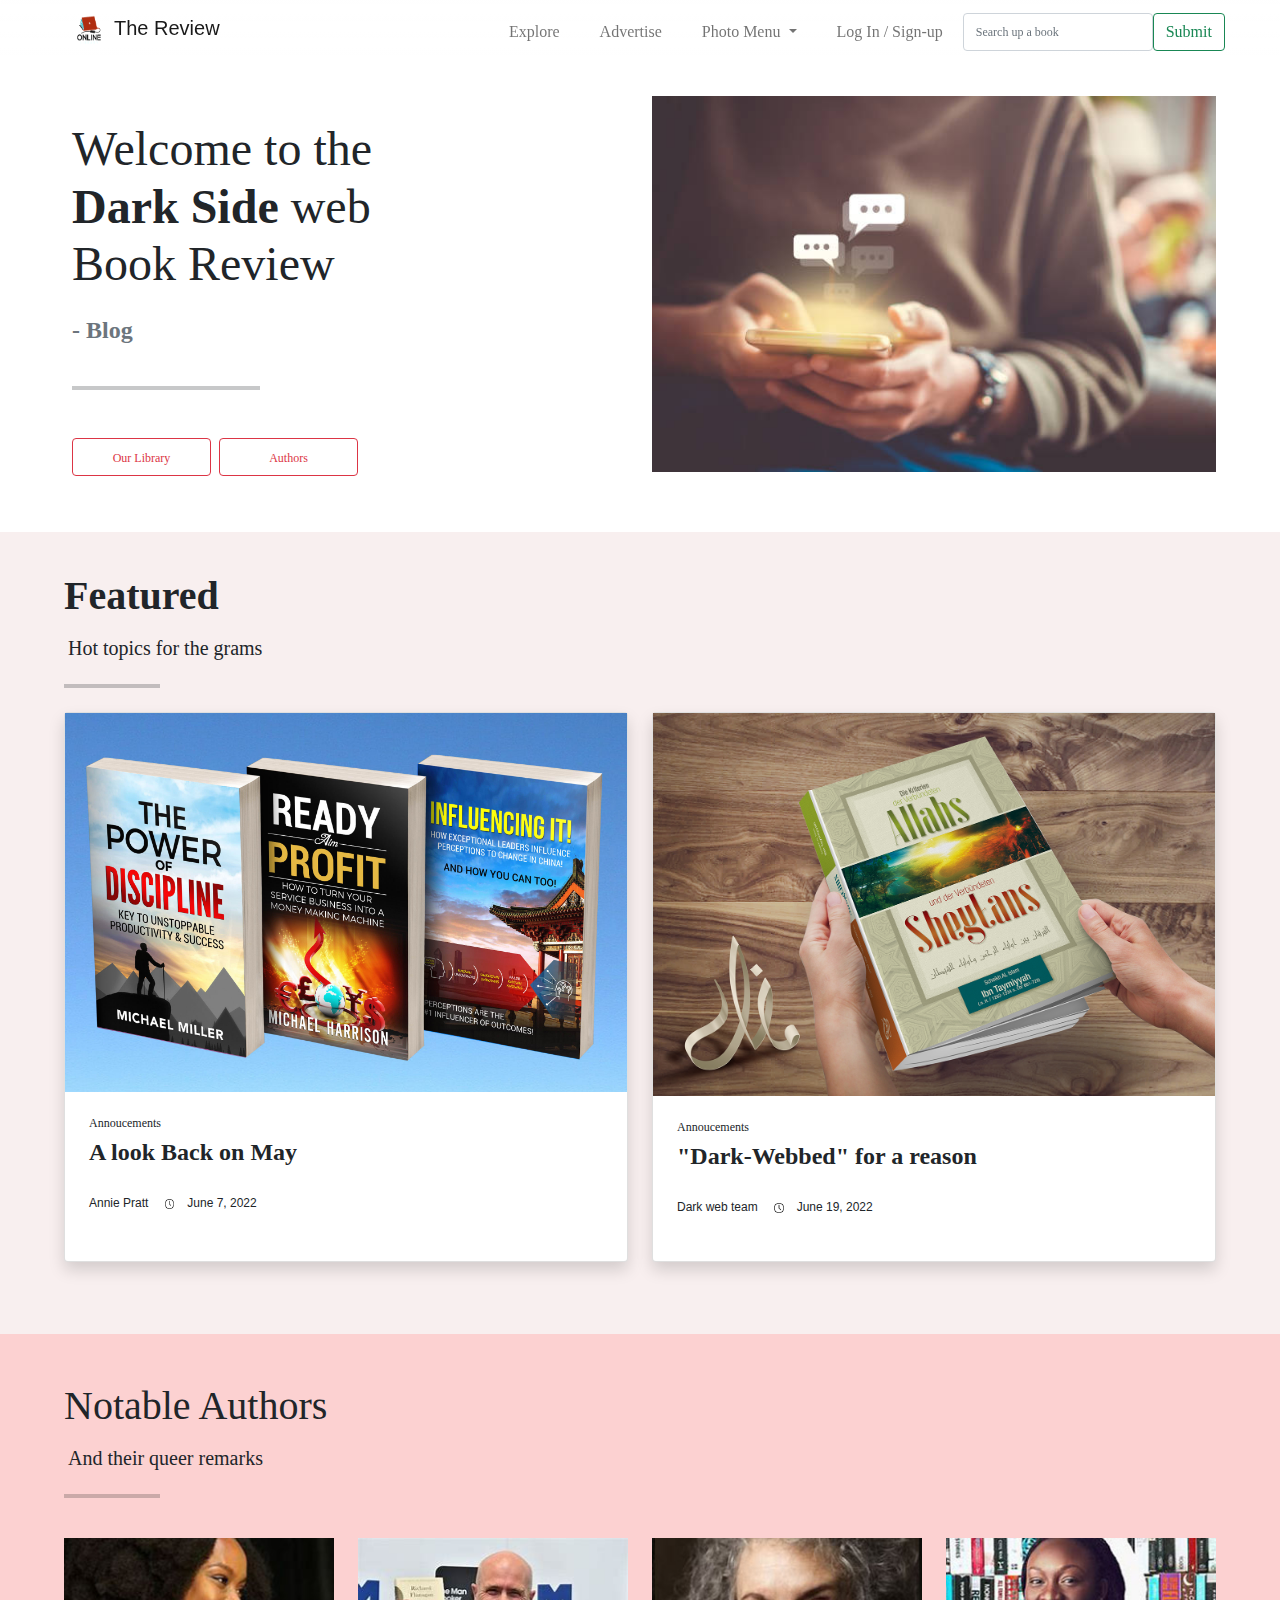
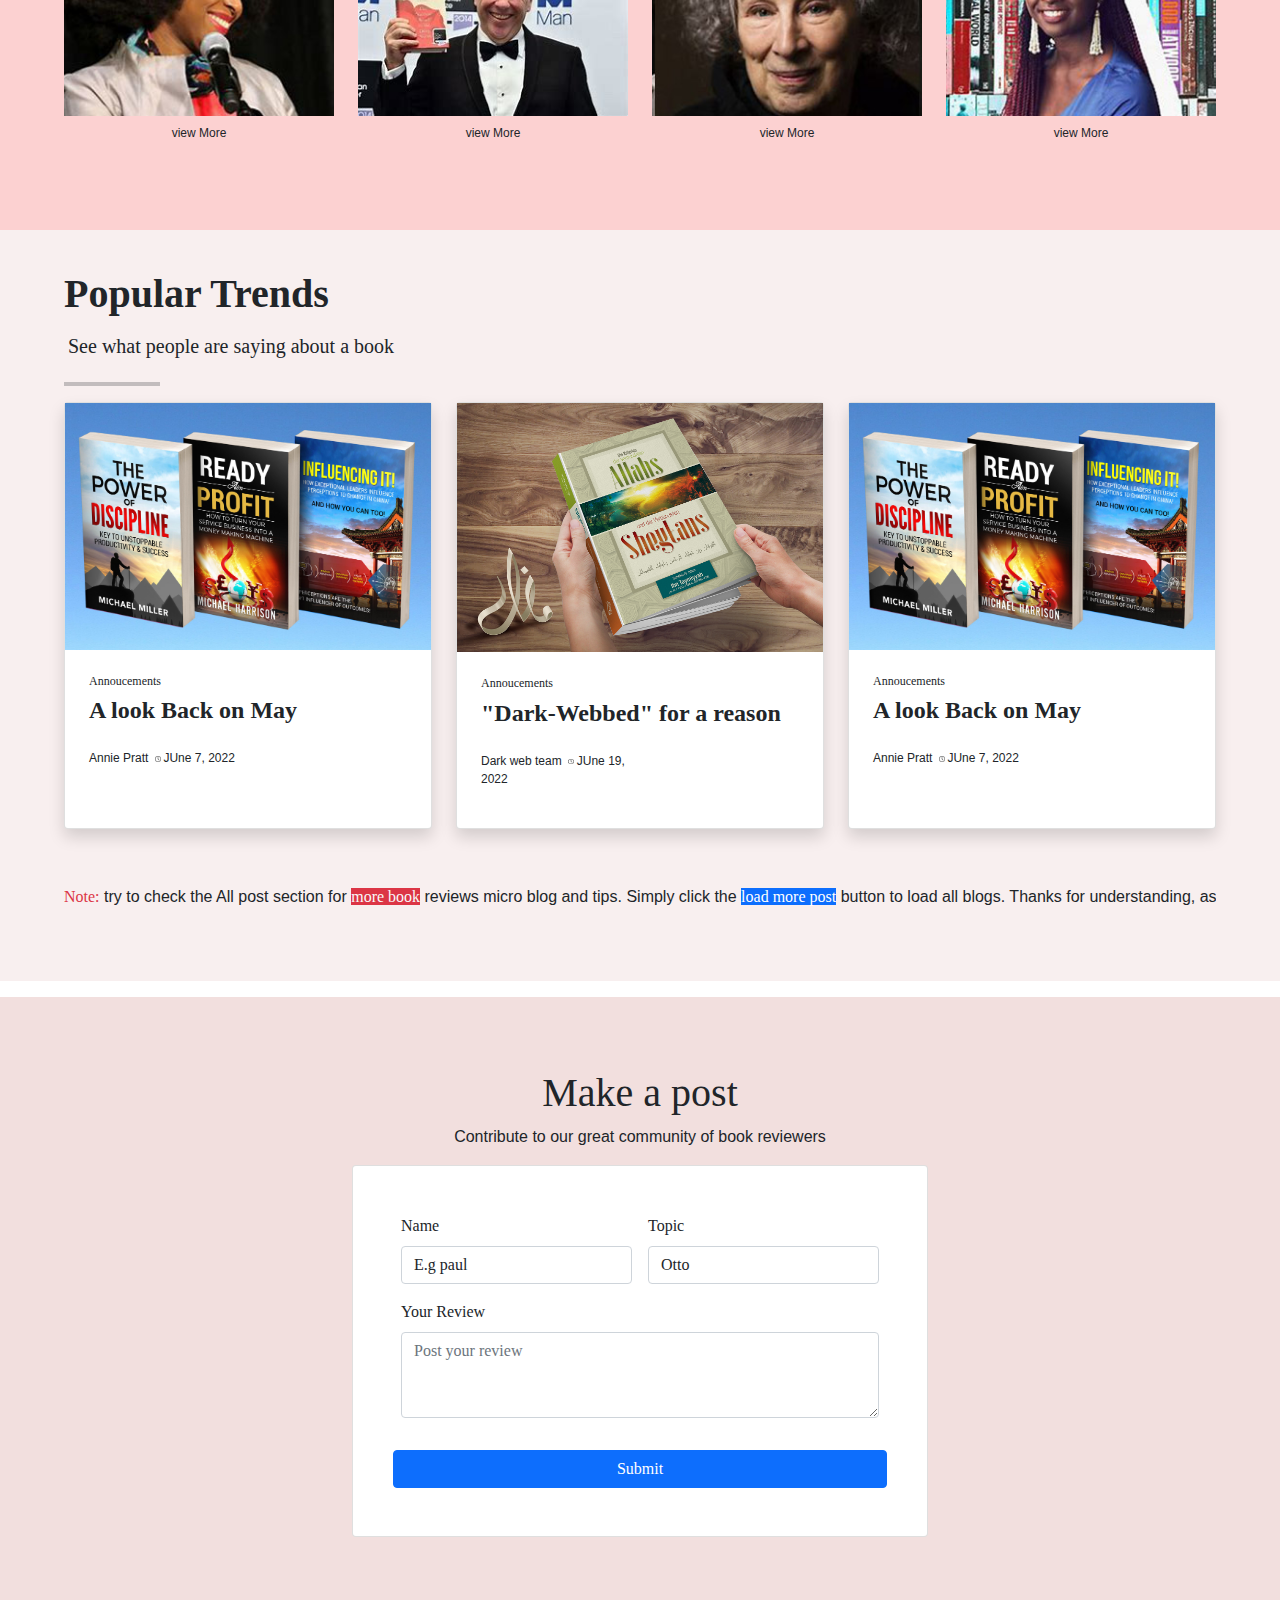
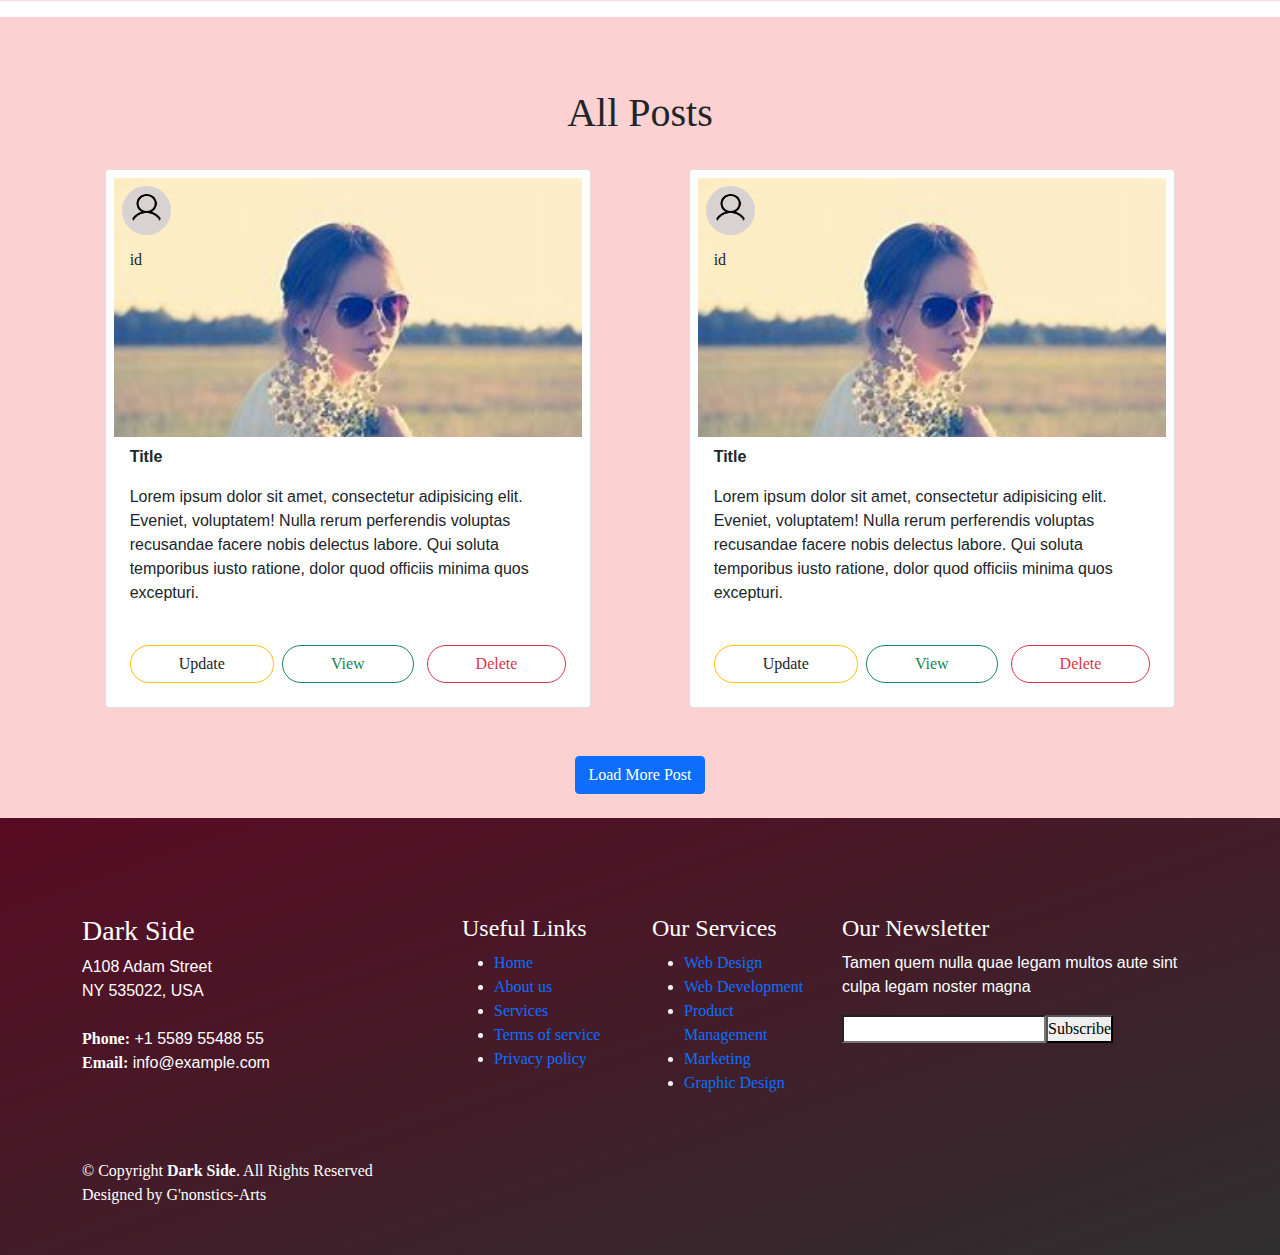
<file: index.html>
<!DOCTYPE html>
<html lang="en">
<head>
    <meta charset="UTF-8">
    <meta http-equiv="X-UA-Compatible" content="IE=edge">
    <meta name="viewport" content="width=device-width, initial-scale=1.0">

    <!-- My Custom CSS -->
    <link rel="stylesheet" href="css/bootstrap.min.css">
    <link rel="stylesheet" href="css/style.css">

    <!-- .Animation CSS -->
    <link href="css/animate.css/animate.compat.css" rel="stylesheet">
    <link href="css/animate.css/animate.css" rel="stylesheet">
    <link href="css/animate.css/animate.min.css" rel="stylesheet">
    <!-- <link href="css/aos/aos.css" rel="stylesheet"> -->
    <!-- Font Links -->
    <title>Picture input test</title>
</head>
<body>
    <nav class="navbar bg-blue bg-gradient rounded text-white navbar-expand-lg navbar-light bg-white text-dark sticky-top pt-0 pb-0" style="--bs-bg-opacity: .9 !important;">
        <div class="container-fluid">
          <a class="navbar-brand d-flex" href="index.html">
              <img src="img/logo-oil.png" class="" style="width: 50px; height: 50px;" alt="">
              <p class="mt-2 mx- d-none d-md-inline">The Review</p>
          </a>
      <button class="navbar-toggler" type="button" data-bs-toggle="collapse" data-bs-target="#navbarSupportedContent" aria-controls="navbarSupportedContent" aria-expanded="false" aria-label="Toggle navigation">
          <span class="navbar-toggler-icon"></span>
      </button>
      <div class="collapse navbar-collapse  PX-5" id="navbarSupportedContent">
          <ul class="navbar-nav ms-auto mb-2  ps-2 mb-lg-0">
              <li class="nav-item">
              </li>
          <li class="nav-item">
              <div class="d-flex justify-content-start mx-lg-1">
                  <!-- <img src="img/home.png" class="img-fluid mt-2" style="width: 20px; height: 20px;" alt=""> -->
                  <a class="nav-link mx-2" href="otherPage.html">Explore</a>
              </div>
          </li>
         
          <li class="nav-item">
              <div class="d-flex justify-content-start mx-lg-1">
                  <!-- <img src="img/home.png" class="img-fluid mt-2" style="width: 20px; height: 20px;" alt=""> -->
                  <a class="nav-link mx-2 href="./profile-library.html">Advertise</a>
              </div>
          </li>
          <li class="nav-item dropdown">
              <div class="d-flex  mx-lg-1">
                  <!-- <img src="img/books.png" class="img-fluid mt-2" style="width: 20px; height: 20px;" alt=""> -->
                  <a class="nav-link dropdown-toggle mx-2" href="#" id="navbarDropdown" role="button" data-bs-toggle="dropdown" aria-expanded="false">
                      Photo Menu
                  </a>
              </div>
              <ul class="dropdown-menu" aria-labelledby="dropdownMenuButton1">
                  <li><a class="dropdown-item" href="#">Blog</a></li>
                  <li><a class="dropdown-item" href="#">Authors</a></li>
              </ul>
          </li>
              <li class="nav-item">
                  <div class="d-flex justify-content-start mx-lg-1">
                      <!-- <img src="img/per-ss.png" class="img-fluid mt-2" style="width: 18px; height: 18px;" alt=""> -->
                      <a class="nav-link mx-2" href="./profile-library.html"> Log In / Sign-up</a>
                  </div>
              </li>
          </ul>
          <form class="d-flex">
          <input class="form-control w-75  col-2 p-small" type="search" placeholder="Search up a book" aria-label="Search">
          <button class="btn btn-outline-success" type="submit">Submit</button>
          </form>
      </div>
      </div>
    </nav>
    <section>
        <div class="d-flex d-md-none col mt-2 mx-auto justify-centent-end">
            <div class="overcomer">
            <img src="img/awf.jpg" class="w-100 img-fluid h-auto" alt="">
            </div>
        </div>
        <div class="container-fluid">
            <div class="row mt-lg-4 mt-0 pb-lg-5">
                <div class="col-12 col-md-6 animate__animated animate__fadeInDown animate__delay-2s animate__slow mt-3 mt-lg-0">
                    <h1 class="col-md-12 w-75 display-5 pt-2 mt-lg-4 mt-0  text-dark px-2">Welcome to the <span class="fw-bold">Dark Side</span> web Book Review  <span class="display-0 h4  fw-bold text-secondary"> <br> - Blog</span> </h1>
                    <hr class="col-2 bg-white pt-1 mx-2">
                    <hr class="pt-1 mt-2 col-4 mb-5 mx-2">
                    <div class="row d-flex mx-1 mt-2 mb-2 mt-lg-2">
                        <button class="col-md-4 col-lg-3 mt-md-0 mt-3 col-3 d-none d-lg-inline btn btn-outline-danger mx-1"><span class="p-small  "> Our Library</span></button>
                        <button class="col-md-4 col-lg-3 mt-md-0 mt-3 col-3 d-none d-lg-inline btn btn-outline-danger mx-1"><span class="p-small  ">Authors</span></button>
                    </div>
                </div>
                <div class="d-none d-md-inline col mt-2 mx-auto justify-centent-end">
                    <div class="overcomer">
                    <img src="img/awf.jpg" class="w-100 img-fluid h-auto" alt="">
                    </div>
                </div>
            </div>
        </div>
    </section>
    <section class="pt-4 pb-5" style="background-color: rgb(248, 239, 239)">
        <div class="container-fluid mt-3 pb-4">
            <div class="aos-init aos-animate" data-aos="fade-up">
                <h4 class="mt-lg-2 display-6 fw-bold animate__animated animate__fadeInUp animate__delay-1s animate__slow " >Featured</h4>
                <h5 class="fw-normal mx-1 pt-2 pb-3 animate__animated animate__fadeInUp animate__delay-1s animate__slow ">Hot topics for the grams</h5>
                <hr class="pt-1 mt-2 col-1 mb-3">
                <div class="row d-flex justify-centent-between animate__animated animate__fadeInUp animate__delay-3s animate__slow ">
                    <div class="col-12 col-lg-6 mt-2 col-md-6 w-lg-100">
                        <div class="card rounded shadow shadow-3 h-100" >
                            <div class="overcomer">
                                <img src="img/book-collection-1.jpg" class="img-fluid w-100" alt="">
                            </div>
                            <div class="text-section p-4">
                                <h6 class="p-small">Annoucements</h6>
                                <h4 class="fw-bold">A look Back on May</h4>
                                <div class="row d-flex pt-3 ">
                                    <div class="col">
                                        <p class="p-small ">Annie Pratt <img src="img/clock.png" class="w-20 img-fluid mx-2 my-2" alt="">June 7, 2022</p>
                                    </div>
                                    <div class="col">
                                        <p class="p-small col"></p>
                                    </div>
                                </div>
                            </div>
                        </div>
                    </div>
                    <div class="col-12 col-lg-6 mt-2 col-md-6 w-lg-100">
                        <div class="card rounded shadow shadow-3 h-100">
                            <div class="overcomer">
                                <img src="img/book-5.jpg" class="img-fluid w-100" alt="">
                            </div>
                            <div class="text-section p-4">
                                <h6 class="p-small">Annoucements</h6>
                                <h4 class="fw-bold">"Dark-Webbed" for a reason</h4>
                                <div class="row d-flex pt-3 ">
                                    <div class="col">
                                        <p class="p-small ">Dark web team <img src="img/clock.png" class="w-20 img-fluid mx-2 my-2" alt="">June 19, 2022</p>
                                    </div>
                                    <div class="col">
                                        <p class="p-small col"></p>
                                    </div>
                                </div>
                            </div>
                        </div>
                    </div>
                </div>
            </div>
        </div>
    </section>
    <section class="pt-4 pb-5" style="background-color: rgb(252, 209, 209)">
        <div class="container-fluid mt-3 pb-4">
            <h3 class="mx-auto  text-dark mt-4  display-6">Notable Authors</h3>
            <h5 class="fw-normal mx-1 pt-2 pb-3 animate__animated animate__fadeInUp animate__delay-1s animate__slow ">And their queer remarks</h5>
            <hr class="pt-1 mt-1 col-1 justify-content-start" style="background-color: rgb(53, 50, 47);">
            <div class="row mt-3">
                <div class="col-md-3 col-6 mt-4">
                    <div class="overflow">
                        <img src="img/a-6.jpg" alt="" class="img-fluid"  style="width: ; height:auto">
                    </div>
                   <p class=" p-small text-center pt-2">view More</p>
                </div>
                <div class="col-md-3 col-6 mt-4">
                    <div class="overflow">
                        <img src="img/a-1.jpg" alt="" class="img-fluid"  style="width: ; height:auto">
                    </div>
                     <p class=" p-small text-center pt-2">view More</p>
                </div>
                <div class="col-md-3 col-6 mt-4">
                    <div class="overflow">
                        <img src="img/a-5.jpg" alt="" class="img-fluid"  style="width: ; height:auto">
                    </div>
                     <p class=" p-small text-center pt-2">view More</p>
                 </div>
                <div class="col-md-3 col-6 mt-4">
                    <div class="overflow">
                        <img src="img/a-3.jpg" alt="" class="img-fluid"  style="width: ; height:auto">
                    </div>
                     <p class=" p-small text-center pt-2">view More</p>
                </div>
            </div>
        </div>
    </section>
    <section class="pt-4 pb-5" style="background-color: rgb(248, 239, 239)">
        <div class="container-fluid mt-3 pb-4">
            <div class="aos-init aos-animate" data-aos="fade-up">
                <h4 class="mt-lg-2 display-6 fw-bold animate__animated animate__fadeInUp animate__delay-1s animate__slow " >Popular Trends</h4>
                <h5 class="fw-normal mx-1 pt-2 pb-3 animate__animated animate__fadeInUp animate__delay-1s animate__slow ">See what people are saying about a book</h5>
                <hr class="pt-1 mt-2 col-1 mb-3">
                <div class="row d-flex justify-centent-between animate__animated animate__fadeInUp animate__delay-3s animate__slow ">
                    <div class="col-lg-4 mt-3 mt-lg-0">
                        <div class="card rounded shadow shadow-3 h-100" >
                            <div class="overcomer">
                                <img src="img/book-collection-1.jpg" class="img-fluid w-100" alt="">
                            </div>
                            <div class="text-section p-4">
                                <h6 class="p-small">Annoucements</h6>
                                <h4 class="fw-bold">A look Back on May</h4>
                                <div class="row d-flex pt-3 ">
                                    <div class="col">
                                        <p class="p-small ">Annie Pratt <img src="img/clock.png" class="w-20 img-fluid" alt="">JUne 7, 2022</p>
                                    </div>
                                    <div class="col">
                                        <p class="p-small col"></p>
                                    </div>
                                </div>
                            </div>
                        </div>
                    </div>
                    <div class="col-lg-4 mt-3 mt-lg-0">
                        <div class="card rounded shadow shadow-3 h-100">
                            <div class="overcomer">
                                <img src="img/book-5.jpg" class="img-fluid w-100" alt="">
                            </div>
                            <div class="text-section p-4">
                                <h6 class="p-small">Annoucements</h6>
                                <h4 class="fw-bold">"Dark-Webbed" for a reason</h4>
                                <div class="row d-flex pt-3 ">
                                    <div class="col">
                                        <p class="p-small ">Dark web team <img src="img/clock.png" class="w-20 img-fluid" alt="">JUne 19, 2022</p>
                                    </div>
                                    <div class="col">
                                        <p class="p-small col"></p>
                                    </div>
                                </div>
                            </div>
                        </div>
                    </div>
                    <div class="col-lg-4 mt-3 mt-lg-0">
                        <div class="card rounded shadow shadow-3 h-100" >
                            <div class="overcomer">
                                <img src="img/book-collection-1.jpg" class="img-fluid w-100" alt="">
                            </div>
                            <div class="text-section p-4">
                                <h6 class="p-small">Annoucements</h6>
                                <h4 class="fw-bold">A look Back on May</h4>
                                <div class="row d-flex pt-3 ">
                                    <div class="col">
                                        <p class="p-small ">Annie Pratt <img src="img/clock.png" class="w-20 img-fluid" alt="">JUne 7, 2022</p>
                                    </div>
                                    <div class="col">
                                        <p class="p-small col"></p>
                                    </div>
                                </div>
                            </div>
                        </div>
                    </div>
                </div>
            </div>
            <div class="">
                <div class="text-overflow pt-2  mt-5 pb-4">
                    <p> <Span class="text-danger">Note:</Span> try to check the All post section for <span class="bg-danger text-light"> more book</span> reviews micro blog and tips. 
                        Simply click the <span class="bg-primary text-white">load more post</span>  button to load all blogs. Thanks for understanding, as this is to maintain a well read website UI </p>
                </div>
           </div>
        </div>
    </section>
    <section class="pt-4 mt-3 pb-5" style="background-color: rgb(242, 223, 222)">
        <div class="container-fluid mt-3 mb-3">
            <h4 class="mt-lg-5 display-6 text-center">Make a post</h4>
            <p class="text-center">Contribute to our great community of book reviewers</p>
            <div class="">
                <div class="card col-md-6 justify-content-center   mx-auto">
                    <form class="row g-3 p-5" id="post-form">
                        <div class="col-lg-6 col-12">
                            <label for="validationDefault01" class="form-label">Name</label>
                            <input type="text" class="form-control" id="" value="E.g paul" required>
                        </div>
                        
                        <div class="col-lg-6 col-12">
                            <label for="validationDefault02" class="form-label" >Topic</label>
                            <input type="text" class="form-control"  id="post-title" value="Otto" required>
                        </div>
                        <div class="mb-3">
                            <label for="exampleFormControlTextarea1" class="form-label" >Your Review</label>
                            <textarea class="form-control" placeholder="Post your review" id="post-body" rows="3"></textarea>
                        </div>
                        <button type="submit" class="btn btn-primary">Submit</button>
                    </form>
                </div>
            </div>
        </div>
    </section>
    <section class="pt-4 mt-3 pb-4" id="postFrom" style="background-color: rgb(252, 209, 209)">
        <div class="container-fluid mt-3">
            <h4 class="mt-lg-5 display-6 pb-1 text-center pb-3">All Posts</h4>
            <div class="row g-3" id="post-layout">
                    <div class="card p-2 h-75 col-lg-5 mt-4 justify-content-between align-content-center mx-auto h-100 col-md-6">
                        <div class="overflow position-relative pb-0 ">
                            <div class="img-slot pb-5">
                                <div class="pt-4 pb-4">
                                    <h6 class="post-id pt-5 pb-5 px-3 mb-5 ">id</h6>
                                </div>
                            </div>
                        </div>
                        <img src="img/per-s.png" alt="" class="img-fluid rounded-circle  position-absolute top-0 right-0 mt-3 mx-2 p-lg-2 pb-5">
                        <p id="title" class="post-title pt-lg-2 pt-3 pb-0 px-3 fw-bold" id="my-post-title">Title</p>
                        <p id="content" class="post-body pt-0 px-3" id="my-post-body">Lorem ipsum dolor sit amet, consectetur adipisicing elit. Eveniet, voluptatem!
                             Nulla rerum perferendis voluptas recusandae facere nobis delectus labore. Qui soluta temporibus iusto ratione, 
                             dolor quod officiis minima quos excepturi.</p>
                        <div class="button-section container pt-3 pb-3">
                            <div class="row justify-centent-center align-content-center d-flex g-lg-2">
                                <div class="col">
                                    <button class="btn rounded-pill px-5 btn-outline-warning col mt-2 text-dark">Update</button>
                                </div>
                                <div class="col">
                                    <button class="btn rounded-pill px-5 btn-outline-success col mt-2">View</button>
                                </div>
                                <div class="col mx-auto">
                                    <button class="btn rounded-pill px-5 btn-outline-danger col mt-2">Delete</button>
                                </div>
                            </div>
                        </div>
                    </div>
                    <div class="card p-2 h-75 col-lg-5 mt-4 justify-content-between align-content-center mx-auto h-100 col-md-6">
                        <div class="overflow position-relative pb-0 ">
                            <div class="img-slot pb-5">
                                <div class="pt-4 pb-4">
                                    <h6 class="post-id pt-5 pb-5 px-3 mb-5 ">id</h6>
                                </div>
                            </div>
                        </div>
                        <img src="img/per-s.png" alt="" class="img-fluid rounded-circle  position-absolute top-0 right-0 mt-3 mx-2 p-lg-2 pb-5">
                        <p id="title" class="post-title pt-lg-2 pt-3 pb-0 px-3 fw-bold" id="my-post-title">Title</p>
                        <p id="content" class="post-body pt-0 px-3" id="my-post-body">Lorem ipsum dolor sit amet, consectetur adipisicing elit. Eveniet, voluptatem!
                             Nulla rerum perferendis voluptas recusandae facere nobis delectus labore. Qui soluta temporibus iusto ratione, 
                             dolor quod officiis minima quos excepturi.</p>
                        <div class="button-section container pt-3 pb-3">
                            <div class="row justify-centent-center align-content-center d-flex g-lg-2">
                                <div class="col">
                                    <button class="btn rounded-pill px-5 btn-outline-warning col mt-2 text-dark">Update</button>
                                </div>
                                <div class="col">
                                    <button class="btn rounded-pill px-5 btn-outline-success col mt-2">View</button>
                                </div>
                                <div class="col mx-auto">
                                    <button class="btn rounded-pill px-5 btn-outline-danger col mt-2">Delete</button>
                                </div>
                            </div>
                        </div>
                    </div>
            </div>
            <div class="button-section justify-centent-center mx-auto align-items-center col-4 d-flex pt-0 mt-lg-5 mt-4">
                <button type="submit2" class="btn btn-primary justify-centent-center mx-auto align-items-center" onclick="getPosts()" >Load More Post</button>
            </div>
        </div>
    </section>
    <footer id="footer" class="vip-background-gradient3 text-white mt pb-0">
        <div class="footer-top pt-5">
          <div class="container pt-5 pb-5">
            <div class="row">
              <div class="col-lg-4 col-md-6 ">
                <div class="footer-info">
                  <h3>Dark Side</h3>
                  <p>
                    A108 Adam Street <br>
                    NY 535022, USA<br><br>
                    <strong>Phone:</strong> +1 5589 55488 55<br>
                    <strong>Email:</strong> info@example.com<br>
                  </p>
                  <div class="social-links mt-3">
                    <a href="#" class="twitter"><i class="bx bxl-twitter"></i></a>
                    <a href="#" class="facebook"><i class="bx bxl-facebook"></i></a>
                    <a href="#" class="instagram"><i class="bx bxl-instagram"></i></a>
                    <a href="#" class="google-plus"><i class="bx bxl-skype"></i></a>
                    <a href="#" class="linkedin"><i class="bx bxl-linkedin"></i></a>
                  </div>
                </div>
              </div>
              <div class="col-lg-2 col-md-6 footer-links">
                <h4>Useful Links</h4>
                <ul>
                  <li><i class="bx bx-chevron-right"></i> <a href="#">Home</a></li>
                  <li><i class="bx bx-chevron-right"></i> <a href="#">About us</a></li>
                  <li><i class="bx bx-chevron-right"></i> <a href="#">Services</a></li>
                  <li><i class="bx bx-chevron-right"></i> <a href="#">Terms of service</a></li>
                  <li><i class="bx bx-chevron-right"></i> <a href="#">Privacy policy</a></li>
                </ul>
              </div>
              <div class="col-lg-2 col-md-6 footer-links">
                <h4>Our Services</h4>
                <ul>
                  <li><i class="bx bx-chevron-right"></i> <a href="#">Web Design</a></li>
                  <li><i class="bx bx-chevron-right"></i> <a href="#">Web Development</a></li>
                  <li><i class="bx bx-chevron-right"></i> <a href="#">Product Management</a></li>
                  <li><i class="bx bx-chevron-right"></i> <a href="#">Marketing</a></li>
                  <li><i class="bx bx-chevron-right"></i> <a href="#">Graphic Design</a></li>
                </ul>
              </div>
              <div class="col-lg-4 col-md-6 footer-newsletter">
                <h4>Our Newsletter</h4>
                <p>Tamen quem nulla quae legam multos aute sint culpa legam noster magna</p>
                <form action="" method="post">
                  <input type="email" name="email"><input type="submit" value="Subscribe">
                </form>
              </div>
            </div>
          </div>
        </div>
        <div class="container pb-5">
          <div class="copyright">
            &copy; Copyright <strong><span>Dark Side</span></strong>. All Rights Reserved
          </div>
          <div class="credits">
            Designed by G'nonstics-Arts</a>
          </div>
        </div>
    </footer>
    <!-- <script src="js/aos.js"></script> -->
    <script src="js/bootstrap.min.js"></script>
    <script src="js/api-apps.js"></script>
    <script src="js/otherPage.js"></script>
</body>
</html>
</file>
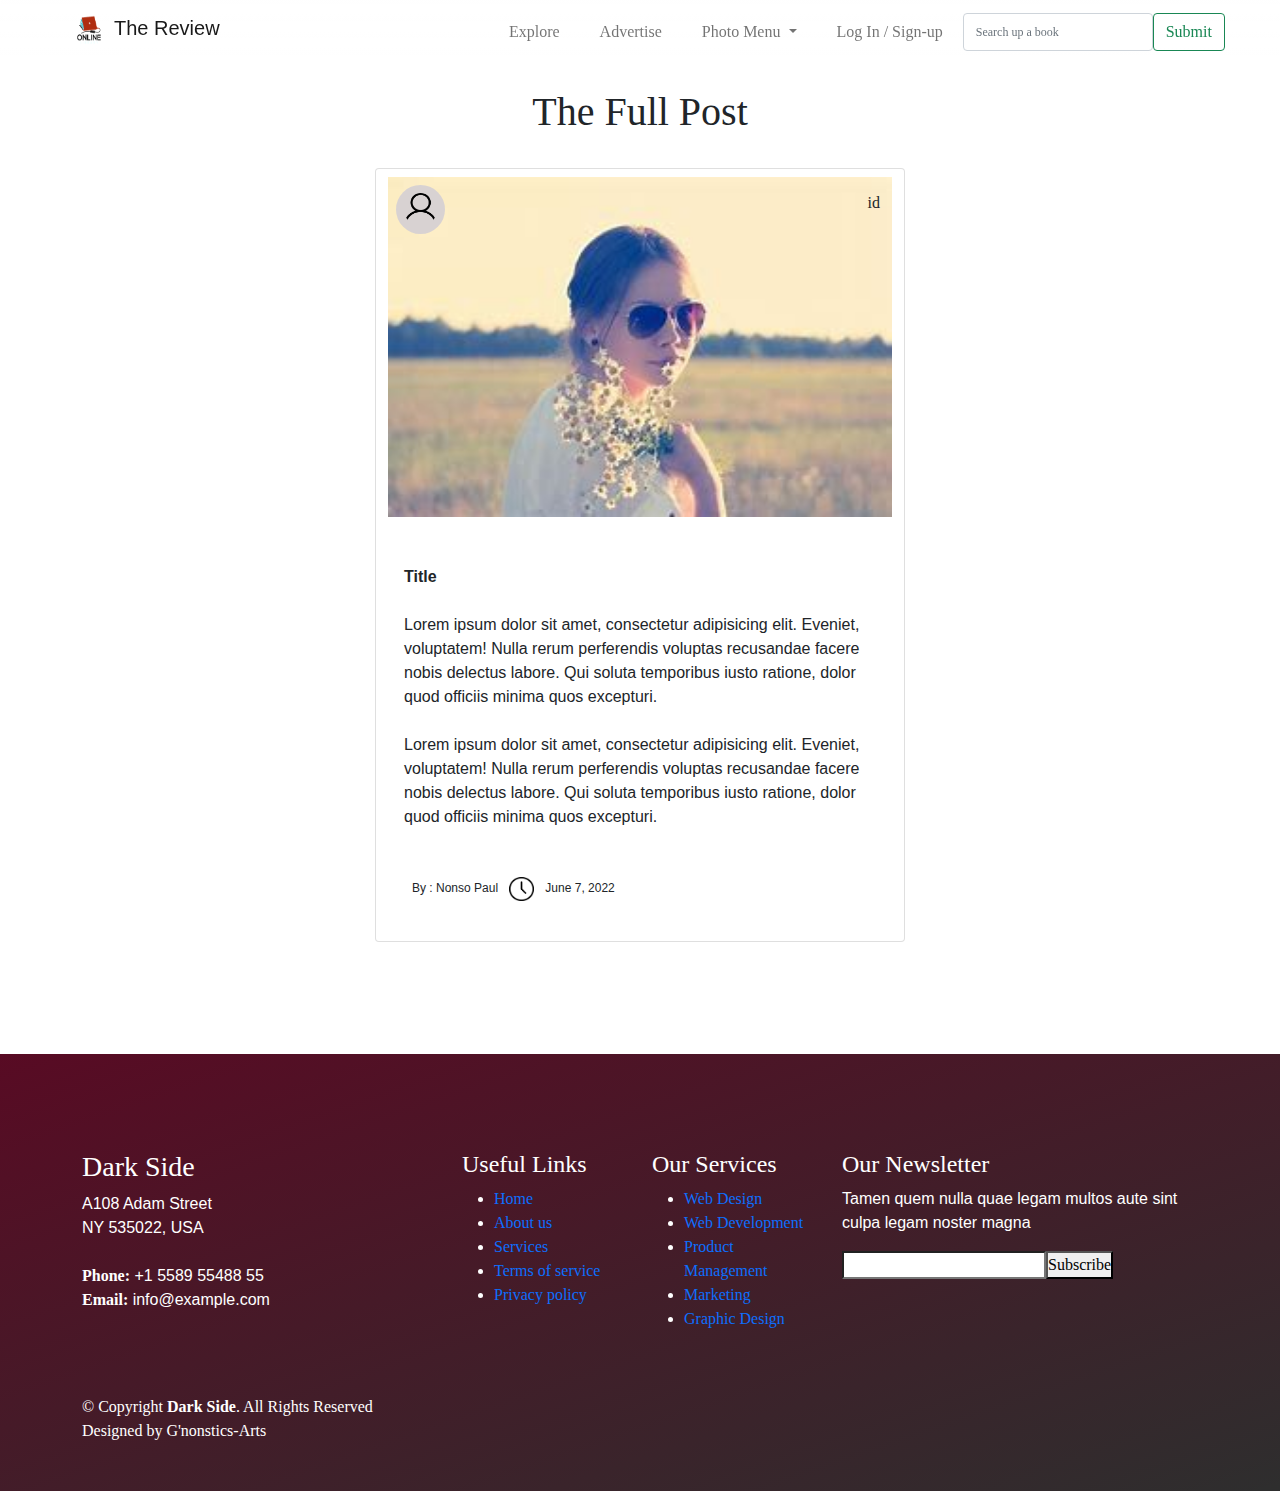
<file: otherPage.html>
<!DOCTYPE html>
<html lang="en">
<head>
    <meta charset="UTF-8">
    <meta http-equiv="X-UA-Compatible" content="IE=edge">
    <meta name="viewport" content="width=device-width, initial-scale=1.0">

    <!-- My Custom CSS -->
    <link rel="stylesheet" href="css/bootstrap.min.css">
    <link rel="stylesheet" href="css/style.css">

    <!-- .Animation CSS -->
    <link href="css/animate.css/animate.compat.css" rel="stylesheet">
    <link href="css/animate.css/animate.css" rel="stylesheet">
    <link href="css/animate.css/animate.min.css" rel="stylesheet">
    <link href="css/aos/aos.css" rel="stylesheet">
    <!-- Font Links -->
    <title>Picture input test</title>
</head>
<body>
    <nav class="navbar bg-blue bg-gradient rounded text-white navbar-expand-lg navbar-light bg-white text-dark sticky-top pt-0 pb-0" style="--bs-bg-opacity: .9 !important;">
        <div class="container-fluid">
          <a class="navbar-brand d-flex" href="index.html">
              <img src="img/logo-oil.png" class="" style="width: 50px; height: 50px;" alt="">
              <p class="mt-2 mx-">The Review</p>
          </a>
      <button class="navbar-toggler" type="button" data-bs-toggle="collapse" data-bs-target="#navbarSupportedContent" aria-controls="navbarSupportedContent" aria-expanded="false" aria-label="Toggle navigation">
          <span class="navbar-toggler-icon"></span>
      </button>
      <div class="collapse navbar-collapse  PX-5" id="navbarSupportedContent">
          <ul class="navbar-nav ms-auto mb-2  ps-2 mb-lg-0">
              <li class="nav-item">
              </li>
          <li class="nav-item">
              <div class="d-flex justify-content-start mx-lg-1">
                  <!-- <img src="img/home.png" class="img-fluid mt-2" style="width: 20px; height: 20px;" alt=""> -->
                  <a class="nav-link mx-2" href="otherPage.html">Explore</a>
              </div>
          </li>
         
          <li class="nav-item">
              <div class="d-flex justify-content-start mx-lg-1">
                  <!-- <img src="img/home.png" class="img-fluid mt-2" style="width: 20px; height: 20px;" alt=""> -->
                  <a class="nav-link mx-2 href="./profile-library.html">Advertise</a>
              </div>
          </li>
          <li class="nav-item dropdown">
              <div class="d-flex  mx-lg-1">
                  <!-- <img src="img/books.png" class="img-fluid mt-2" style="width: 20px; height: 20px;" alt=""> -->
                  <a class="nav-link dropdown-toggle mx-2" href="#" id="navbarDropdown" role="button" data-bs-toggle="dropdown" aria-expanded="false">
                      Photo Menu
                  </a>
              </div>
              <ul class="dropdown-menu" aria-labelledby="dropdownMenuButton1">
                  <li><a class="dropdown-item" href="#">Blog</a></li>
                  <li><a class="dropdown-item" href="#">Authors</a></li>
              </ul>
          </li>
              <li class="nav-item">
                  <div class="d-flex justify-content-start mx-lg-1">
                      <!-- <img src="img/per-ss.png" class="img-fluid mt-2" style="width: 18px; height: 18px;" alt=""> -->
                      <a class="nav-link mx-2" href="./profile-library.html"> Log In / Sign-up</a>
                  </div>
              </li>
          </ul>
          <form class="d-flex">
          <input class="form-control w-75  col-2 p-small" type="search" placeholder="Search up a book" aria-label="Search">
          <button class="btn btn-outline-success" type="submit">Submit</button>
          </form>
      </div>
      </div>
    </nav>
    <section class="mt-4 pt-6 mb-5 pb-5 justify-content-center mx-auto">
          <h4 class="display-6 text-center">The Full Post</h4>
          <div class="pt-4 p-3 justify-centent-center d-flex ">
            <div class="row ">
                <div class="card col-md-5 align-middle position-relative justify-content-center mx-auto d-flex">
                    <div class="overflow position-relative pb-0 ">
                        <img src="img/face.jpg" alt="" class="w-100 pt-2">
                    </div>
                    <img src="img/per-s.png" alt="" class="img-fluid rounded-circle  position-absolute top-0 right-0 mt-3 mx-2 p-2">
                    <h6 class="pt-4 pb-5 px-4 mb-5 position-absolute top-0 end-0 py-4" id="post-id">id</h6>
                    <p id="post-title" class="pt-5 px-3 fw-bold">Title</p>
                    <p id="post-body" class="pt-2 px-3">Lorem ipsum dolor sit amet, consectetur adipisicing elit. Eveniet, voluptatem!
                         Nulla rerum perferendis voluptas recusandae facere nobis delectus labore. Qui soluta temporibus iusto ratione, 
                         dolor quod officiis minima quos excepturi.</p>
                         <p id="post-body" class="pt-2 px-3">Lorem ipsum dolor sit amet, consectetur adipisicing elit. Eveniet, voluptatem!
                            Nulla rerum perferendis voluptas recusandae facere nobis delectus labore. Qui soluta temporibus iusto ratione, 
                            dolor quod officiis minima quos excepturi.</p>
                    <div class="button-section container pt-3 pb-3">
                        <div class="row justify-centent-center align-content-center d-flex g-lg-2 pt-lg-2">
                            <div class="col">
                                <p class="p-small ">By : Nonso Paul <img src="img/clock.png" class="w-22 img-fluid mx-2 my-2" alt=""> June 7, 2022</p>
                            </div>
                            <div class="col">
                               
                            </div>
                            <!-- <div class="col mx-auto justify-centent-end d-flex">
                              <a href="index.html" class="btn btn-primary px-lg-5 px-4">Back </a>
                            </div> -->
                        </div>
                    </div>
                </div>
            </div>
          </div>
    </section>
    <footer id="footer" class="vip-background-gradient3 text-white mt pb-0">
        <div class="footer-top pt-5">
          <div class="container pt-5 pb-5">
            <div class="row">
              <div class="col-lg-4 col-md-6 ">
                <div class="footer-info">
                  <h3>Dark Side</h3>
                  <p>
                    A108 Adam Street <br>
                    NY 535022, USA<br><br>
                    <strong>Phone:</strong> +1 5589 55488 55<br>
                    <strong>Email:</strong> info@example.com<br>
                  </p>
                  <div class="social-links mt-3">
                    <a href="#" class="twitter"><i class="bx bxl-twitter"></i></a>
                    <a href="#" class="facebook"><i class="bx bxl-facebook"></i></a>
                    <a href="#" class="instagram"><i class="bx bxl-instagram"></i></a>
                    <a href="#" class="google-plus"><i class="bx bxl-skype"></i></a>
                    <a href="#" class="linkedin"><i class="bx bxl-linkedin"></i></a>
                  </div>
                </div>
              </div>
              <div class="col-lg-2 col-md-6 footer-links">
                <h4>Useful Links</h4>
                <ul>
                  <li><i class="bx bx-chevron-right"></i> <a href="#">Home</a></li>
                  <li><i class="bx bx-chevron-right"></i> <a href="#">About us</a></li>
                  <li><i class="bx bx-chevron-right"></i> <a href="#">Services</a></li>
                  <li><i class="bx bx-chevron-right"></i> <a href="#">Terms of service</a></li>
                  <li><i class="bx bx-chevron-right"></i> <a href="#">Privacy policy</a></li>
                </ul>
              </div>
              <div class="col-lg-2 col-md-6 footer-links">
                <h4>Our Services</h4>
                <ul>
                  <li><i class="bx bx-chevron-right"></i> <a href="#">Web Design</a></li>
                  <li><i class="bx bx-chevron-right"></i> <a href="#">Web Development</a></li>
                  <li><i class="bx bx-chevron-right"></i> <a href="#">Product Management</a></li>
                  <li><i class="bx bx-chevron-right"></i> <a href="#">Marketing</a></li>
                  <li><i class="bx bx-chevron-right"></i> <a href="#">Graphic Design</a></li>
                </ul>
              </div>
              <div class="col-lg-4 col-md-6 footer-newsletter">
                <h4>Our Newsletter</h4>
                <p>Tamen quem nulla quae legam multos aute sint culpa legam noster magna</p>
                <form action="" method="post">
                  <input type="email" name="email"><input type="submit" value="Subscribe">
                </form>
              </div>
            </div>
          </div>
        </div>
        <div class="container pb-5">
          <div class="copyright">
            &copy; Copyright <strong><span>Dark Side</span></strong>. All Rights Reserved
          </div>
          <div class="credits">
            Designed by G'nonstics-Arts</a>
          </div>
        </div>
    </footer>
   <!-- <script src="js/aos.js"></script> -->
   <script src="js/bootstrap.min.js"></script>
   <script src="js/api-apps.js"></script>
   <script src="js/otherPage.js"></script>
</body>
</html>
</file>
<file: css/style.css>
/* @import url("../fonts/soho/stylesheet.css"); */
*{
    padding: 0%;
    margin: 0%;
    box-sizing: border-box;
    background-repeat: no-repeat;
    background-size: cover;
    font-family: 'Soho Pro';
}
p{
   font-family: Arial, Helvetica, sans-serif !important; 
}

a{
    text-decoration: none;
}

.img-slot{
    background-image: url('../img/face.jpg');
    width: 100%;
    height: auto;
    background-size: cover ;
}

/* colour and gradient */

.vip-background-gradient{
    background-image: linear-gradient(to bottom right, #272434a8, #b9d1f583 );
    padding-bottom: -2% !important;
}
.vip-background-gradient3{
    background-image: linear-gradient(to bottom right, #560821fc, #000000d1 );
    padding-bottom: -2% !important;
}

.vip-background-gradient2{
    background-image: linear-gradient(to bottom right, #9f67c8, #f39a42);
    padding-bottom: -2% !important;
}

.container-fluid{
    padding-left: 5% !important;
    padding-right: 5% !important;
}

/* Set height of body and the document to 100% to enable "full page tabs" */

body, html {
    height: 100%;
    margin: 0;
    font-family: Arial;
  }
  
  /* Style tab links */

  .tablink {
    background-color: #555;
    color: white;
    float: left;
    border: none;
    outline: none;
    cursor: pointer;
    padding: 14px 16px;
    font-size: 17px;
    width: 25%;
  }
  a{
    cursor: pointer;
  }

  .tablink:hover {
    background-color: #777;
  }
  
  /* Style the tab content (and add height:100% for full page content) */
  .tabcontent {
    color: white;
    display: none;
    padding: 100px 20px;
    height: 100%;
  }
  
  #Home {
    background-color: #e9e7e7;
}
  #News {
    background-color: #e9e7e7;
}
  #Contact {
    background-color: #e9e7e7;
}
  #About {
    background-color: #e9e7e7;
}

.overcomer{
    overflow: hidden;
}

.col-blue-shade{
    background-color: #9f67c8;
}

/* Size */

.w-20{
    width: 13% !important;
}

.w-22{
    width: 11% !important;
}

.p-small{
    font-size: 12px !important;
}

.rounded-circlee{
    width: 70px !important;
    height: 70px !important;
    border-radius: 100px;
    padding: 7px !important;
    background-color: rgb(203, 196, 196);
}

.rounded-circle{
    width: 49px !important;
    height: 49px !important;
    border-radius: 20px;
    background-color: rgb(216, 210, 210);
}

/* Back-ground */

/*  */

.overlay{
    background: rgba(140, 14, 198, 0.201) !important;
    overflow: hidden;
    width: 100%;
    height: 420px;
}

.lib-hero-section{
    background-image: url('../img/dark-side.jpg');
    background-repeat: no-repeat;
    width: 100%;
    height: 420px;
    background-position: 20% 40%;
}

.btn-outline-light{
    background-color: aliceblue;
}

.overlay1{
    background: rgba(53, 11, 72, 0.194);
    overflow: hidden !important;
    width: 100%;
    height: 455px;
}

.w-20{
    width: 8% !important;
    padding-left: 2%;
    padding-right: 2%;

}

.card img:hover{
    opacity: 0.9 !important;
    transform: scale(1.024);
    opacity: 0.89;
    cursor: pointer;
    transition: 0.8s;
}

.overcomer1{
    overflow: hidden;
}

.overflow{
    overflow: hidden !important;
}

/* Hover Effect */

.overflow img:hover{
    transform: scale(1.07);
    opacity: 0.9;
    transition: 0.8s;
    cursor: pointer;
}

button:hover{
    box-shadow: 0 4px 6px 0 rgba(172, 89, 89, 0.297);
    transition: 0.3s;
    cursor: pointer;
}

/* Buttons */

button span{
    cursor: pointer;
    display: inline-block;
    position: relative;
    transition: 0.5s;
}

button span:after{
    content: '\00bb';
    position: absolute;
    opacity: 0;
    top: 0;
    right: -20px;
    transition: 0.7s;
}

button:hover span{
    padding-right: 8px;
    color: rgb(210, 245, 190);
}

button:hover span:after{
    opacity: 1;
    right: 0;
}

/* Animations */

.text-overflow{
    overflow: hidden;
    position: relative;
}

.text-overflow p{
    position: absolute;
    width: 230%;
    margin: 0;
    animation: text-overflow 36s linear infinite;
}

@keyframes text-overflow {
    from {
        left: 100%;
    }
    to {
        left: -124%;
    }
}

/* Display */

#display-image{
    width: 400px;
    height: 225px;
    border: 1px solid black;
    background-size: cover;
    background-position: center;
}

.container2{
    padding: 4% !important;
}

.card-bg{
  background-color: rgb(45, 37, 37);
}

.h-1000{
    height: 323px !important;
}







@media only and (max-width: 768px) {
    /* .h-100{
        height: 400px !important ;
    }
     */
}

@media only and (max-width: 428px) {
    .h-100{
      ;
    }
    
.h-1000{
    height: 430px !important;
}
</file>
